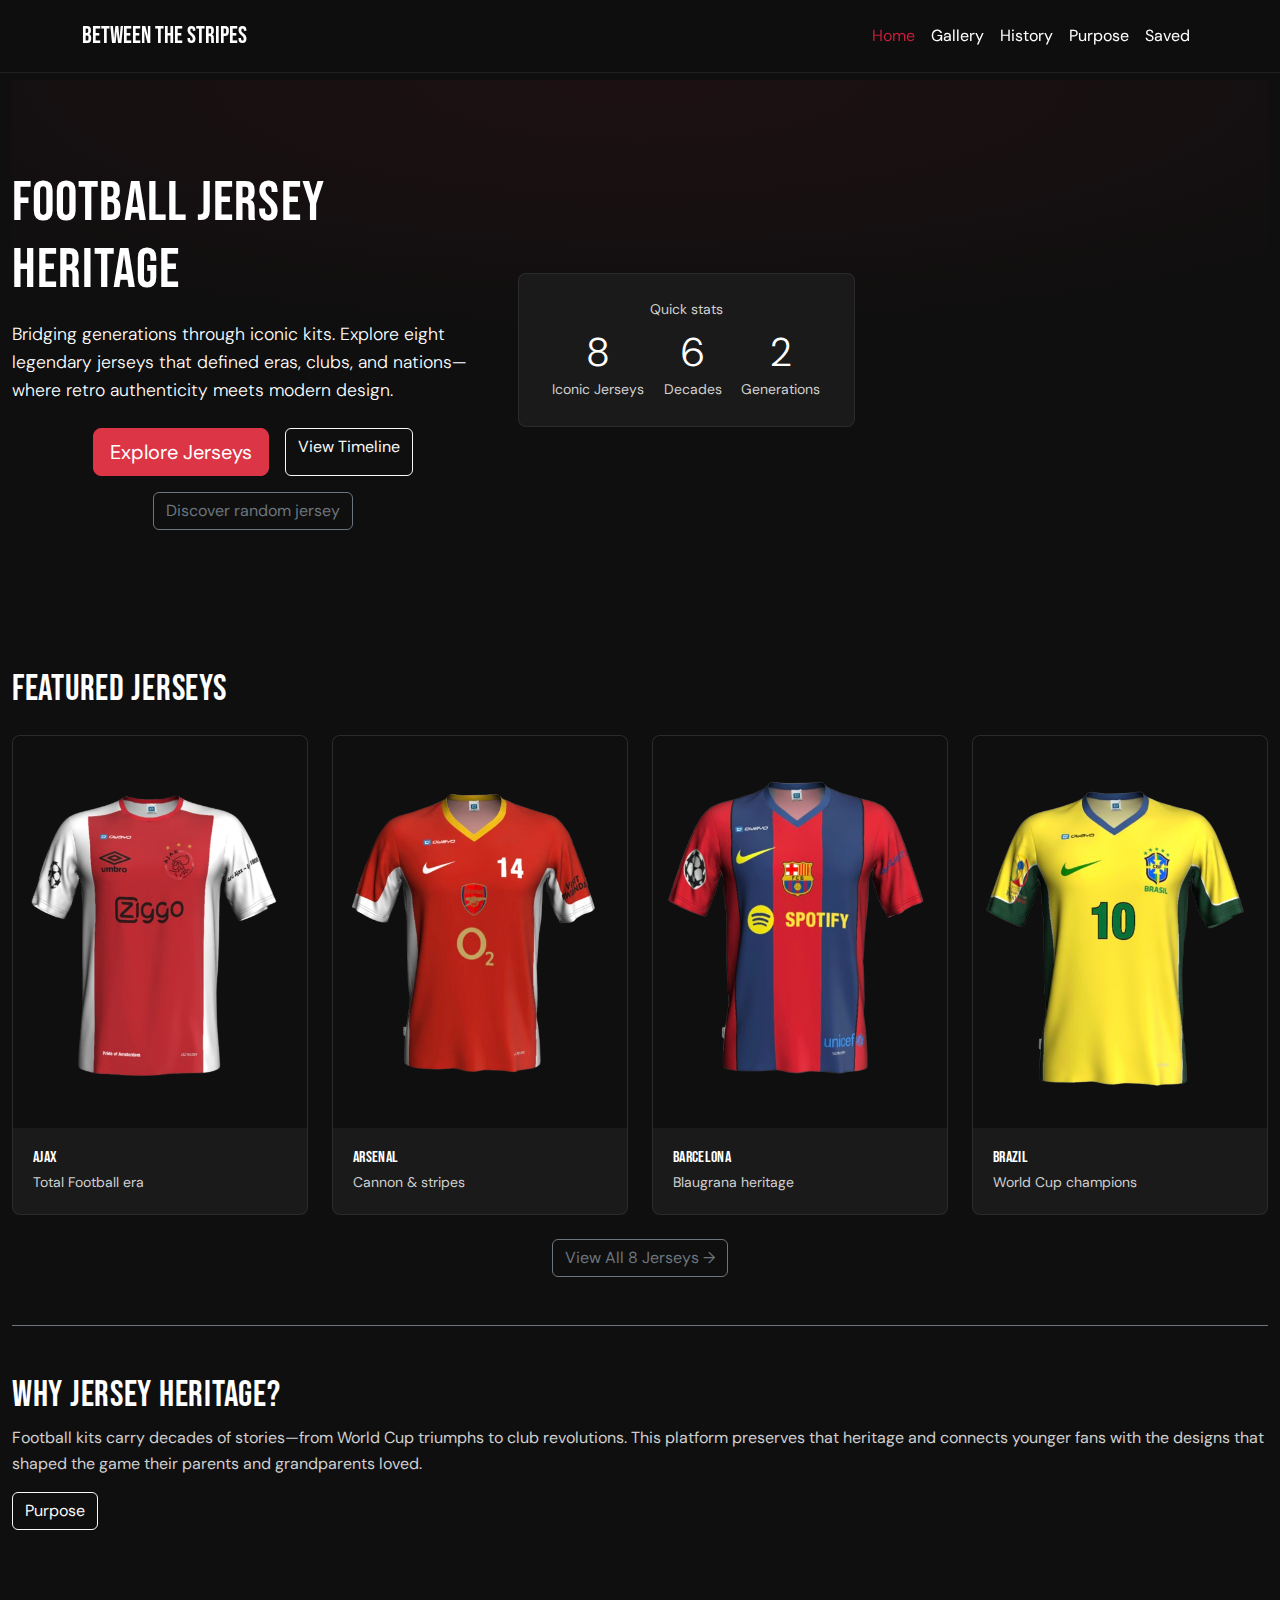
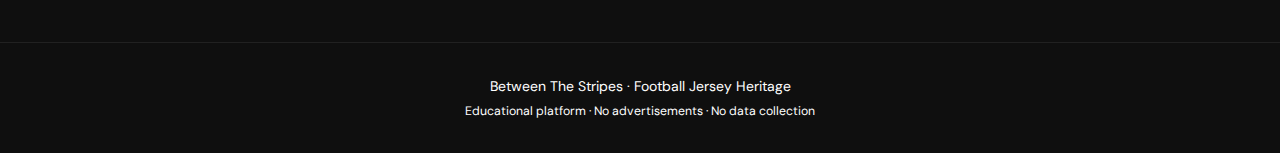
<file: index.html>
<!DOCTYPE html>
<html lang="en">
<head>
  <meta charset="UTF-8">
  <meta name="viewport" content="width=device-width, initial-scale=1">
  <meta name="description" content="Between The Stripes – Explore football jersey heritage, bridging generations through iconic retro kits and modern design.">
  <title>Between The Stripes | Football Jersey Heritage</title>
  <link rel="preconnect" href="https://fonts.googleapis.com">
  <link rel="preconnect" href="https://fonts.gstatic.com" crossorigin>
  <link href="https://fonts.googleapis.com/css2?family=Bebas+Neue&family=DM+Sans:wght@400;500;600&display=swap" rel="stylesheet">
  <link href="https://cdn.jsdelivr.net/npm/bootstrap@5.3.3/dist/css/bootstrap.min.css" rel="stylesheet" integrity="sha384-QWTKZyjpPEjISv5WaRU9OFeRpok6YctnYmDr5pNlyT2bRjXh0JMhjY6hW+ALEwIH" crossorigin="anonymous">
  <link href="css/styles.css" rel="stylesheet">
</head>
<body>
  <nav class="navbar navbar-expand-lg navbar-dark navbar-heritage fixed-top">
    <div class="container">
      <a class="navbar-brand" href="index.html">Between The Stripes</a>
      <button class="navbar-toggler" type="button" data-bs-toggle="collapse" data-bs-target="#navMain" aria-controls="navMain" aria-expanded="false" aria-label="Toggle navigation">
        <span class="navbar-toggler-icon"></span>
      </button>
      <div class="collapse navbar-collapse" id="navMain">
        <ul class="navbar-nav ms-auto">
          <li class="nav-item"><a class="nav-link active" href="index.html">Home</a></li>
          <li class="nav-item"><a class="nav-link" href="gallery.html">Gallery</a></li>
          <li class="nav-item"><a class="nav-link" href="history.html">History</a></li>
          <li class="nav-item"><a class="nav-link" href="purpose.html">Purpose</a></li>
          <li class="nav-item"><a class="nav-link" href="saved.html">Saved</a></li>
        </ul>
      </div>
    </div>
  </nav>

  <main class="container-fluid" style="padding-top: 80px;">
    <section class="hero-section">
      <div class="row align-items-center">
        <div class="col-lg-7">
          <h1 class="display-font mb-3">Football Jersey Heritage</h1>
          <p class="lead mb-4">Bridging generations through iconic kits. Explore eight legendary jerseys that defined eras, clubs, and nations—where retro authenticity meets modern design.</p>
          <div class="d-flex flex-wrap gap-3 justify-content-center">
            <a href="gallery.html" class="btn btn-danger btn-lg">Explore Jerseys</a>
            <a href="history.html" class="btn btn-outline-light">View Timeline</a>
            <a href="#" id="random-jersey" class="btn btn-outline-secondary">Discover random jersey</a>
          </div>
        </div>
        <div class="col-lg-5 mt-4 mt-lg-0 text-center">
          <div class="rounded-3 p-4" style="background: var(--color-surface); border: 1px solid var(--border-subtle);">
            <p class="small text-muted mb-2">Quick stats</p>
            <div class="d-flex justify-content-around">
              <div><strong class="display-6">8</strong><br><span class="small text-muted">Iconic Jerseys</span></div>
              <div><strong class="display-6">6</strong><br><span class="small text-muted">Decades</span></div>
              <div><strong class="display-6">2</strong><br><span class="small text-muted">Generations</span></div>
            </div>
          </div>
        </div>
      </div>
    </section>

    <section class="py-5">
      <h2 class="mb-4">Featured Jerseys</h2>
      <div class="row g-4">
        <div class="col-6 col-lg-3">
          <a href="jersey.html?id=1" class="text-decoration-none text-reset">
            <div class="jersey-card h-100">
              <img src="Ajax.png" alt="Ajax 1971–73 jersey" loading="lazy" class="jersey-img">
              <div class="card-body">
                <h3 class="h6 mb-1">Ajax</h3>
                <p class="small text-muted mb-0">Total Football era</p>
              </div>
            </div>
          </a>
        </div>
        <div class="col-6 col-lg-3">
          <a href="jersey.html?id=2" class="text-decoration-none text-reset">
            <div class="jersey-card h-100">
              <img src="Arsenal.png" alt="Arsenal heritage jersey" loading="lazy" class="jersey-img">
              <div class="card-body">
                <h3 class="h6 mb-1">Arsenal</h3>
                <p class="small text-muted mb-0">Cannon & stripes</p>
              </div>
            </div>
          </a>
        </div>
        <div class="col-6 col-lg-3">
          <a href="jersey.html?id=3" class="text-decoration-none text-reset">
            <div class="jersey-card h-100">
              <img src="Barcelona.png" alt="Barcelona blaugrana jersey" loading="lazy" class="jersey-img">
              <div class="card-body">
                <h3 class="h6 mb-1">Barcelona</h3>
                <p class="small text-muted mb-0">Blaugrana heritage</p>
              </div>
            </div>
          </a>
        </div>
        <div class="col-6 col-lg-3">
          <a href="jersey.html?id=4" class="text-decoration-none text-reset">
            <div class="jersey-card h-100">
              <img src="Brazil.png" alt="Brazil 1970 World Cup jersey" loading="lazy" class="jersey-img">
              <div class="card-body">
                <h3 class="h6 mb-1">Brazil</h3>
                <p class="small text-muted mb-0">World Cup champions</p>
              </div>
            </div>
          </a>
        </div>
      </div>
      <div class="text-center mt-4">
        <a href="gallery.html" class="btn btn-outline-secondary">View All 8 Jerseys →</a>
      </div>
    </section>

    <section class="py-5 border-top border-secondary">
      <div class="row align-items-center">
        <div class="col-lg-12 mb-4 mb-lg-0">
          <h2>Why Jersey Heritage?</h2>
          <p class="text-muted">Football kits carry decades of stories—from World Cup triumphs to club revolutions. This platform preserves that heritage and connects younger fans with the designs that shaped the game their parents and grandparents loved.</p>
          <a href="purpose.html" class="btn btn-outline-light">Purpose</a>
        </div>
      </div>
    </section>
  </main>

  <footer class="footer-heritage">
    <div class="container text-center">
      <p class="mb-1">Between The Stripes · Football Jersey Heritage</p>
      <p class="mb-0 small">Educational platform · No advertisements · No data collection</p>
    </div>
  </footer>

  <script src="https://cdn.jsdelivr.net/npm/bootstrap@5.3.3/dist/js/bootstrap.bundle.min.js" integrity="sha384-YvpcrYf0tY3lHB60NNkmXc5s9fDVZLESaAA55NDzOxhy9GkcIdslK1eN7N6jIeHz" crossorigin="anonymous"></script>
  <script src="js/jersey-data.js"></script>
  <script>
    var rj = document.getElementById('random-jersey');
    if (rj && typeof JERSEYS !== 'undefined') {
      var ids = Object.keys(JERSEYS).map(Number);
      rj.addEventListener('click', function(e) {
        e.preventDefault();
        window.location.href = 'jersey.html?id=' + ids[Math.floor(Math.random() * ids.length)];
      });
    }
  </script>
  <script src="js/main.js"></script>
</body>
</html>
</file>
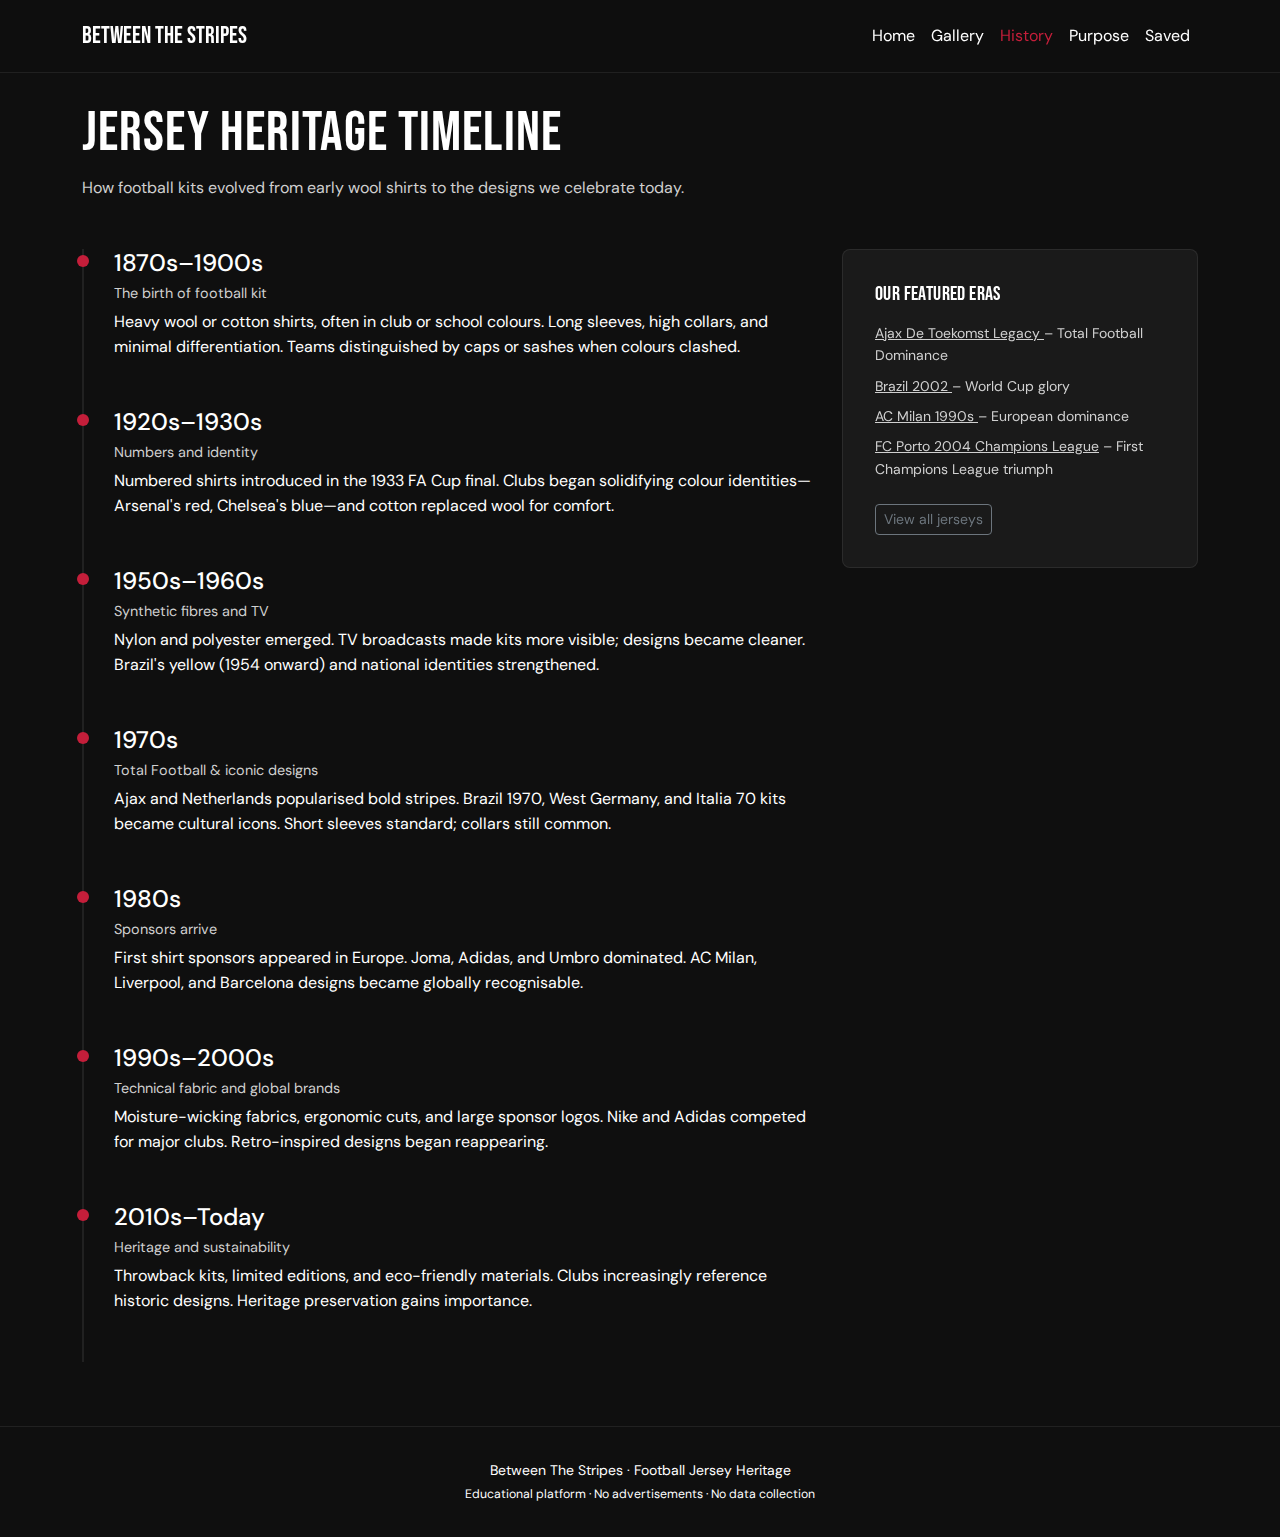
<file: history.html>
<!DOCTYPE html>
<html lang="en">
<head>
  <meta charset="UTF-8">
  <meta name="viewport" content="width=device-width, initial-scale=1">
  <meta name="description" content="Football jersey history – from early wool kits to modern designs.">
  <title>History & Timeline | Between The Stripes</title>
  <link rel="preconnect" href="https://fonts.googleapis.com">
  <link rel="preconnect" href="https://fonts.gstatic.com" crossorigin>
  <link href="https://fonts.googleapis.com/css2?family=Bebas+Neue&family=DM+Sans:wght@400;500;600&display=swap" rel="stylesheet">
  <link href="https://cdn.jsdelivr.net/npm/bootstrap@5.3.3/dist/css/bootstrap.min.css" rel="stylesheet" integrity="sha384-QWTKZyjpPEjISv5WaRU9OFeRpok6YctnYmDr5pNlyT2bRjXh0JMhjY6hW+ALEwIH" crossorigin="anonymous">
  <link href="css/styles.css" rel="stylesheet">
</head>
<body>
  <nav class="navbar navbar-expand-lg navbar-dark navbar-heritage fixed-top">
    <div class="container">
      <a class="navbar-brand" href="index.html">Between The Stripes</a>
      <button class="navbar-toggler" type="button" data-bs-toggle="collapse" data-bs-target="#navMain" aria-controls="navMain" aria-expanded="false" aria-label="Toggle navigation">
        <span class="navbar-toggler-icon"></span>
      </button>
      <div class="collapse navbar-collapse" id="navMain">
        <ul class="navbar-nav ms-auto">
          <li class="nav-item"><a class="nav-link" href="index.html">Home</a></li>
          <li class="nav-item"><a class="nav-link" href="gallery.html">Gallery</a></li>
          <li class="nav-item"><a class="nav-link active" href="history.html">History</a></li>
          <li class="nav-item"><a class="nav-link" href="purpose.html">Purpose</a></li>
          <li class="nav-item"><a class="nav-link" href="saved.html">Saved</a></li>
        </ul>
      </div>
    </div>
  </nav>

  <main class="container" style="padding-top: 100px;">
    <header class="mb-5">
      <h1 class="display-font mb-2">Jersey Heritage Timeline</h1>
      <p class="text-muted">How football kits evolved from early wool shirts to the designs we celebrate today.</p>
    </header>

    <section class="row">
      <div class="col-lg-8">
        <div class="timeline">
          <div class="timeline-item">
            <h4>1870s–1900s</h4>
            <p class="text-muted small mb-1">The birth of football kit</p>
            <p>Heavy wool or cotton shirts, often in club or school colours. Long sleeves, high collars, and minimal differentiation. Teams distinguished by caps or sashes when colours clashed.</p>
          </div>
          <div class="timeline-item">
            <h4>1920s–1930s</h4>
            <p class="text-muted small mb-1">Numbers and identity</p>
            <p>Numbered shirts introduced in the 1933 FA Cup final. Clubs began solidifying colour identities—Arsenal's red, Chelsea's blue—and cotton replaced wool for comfort.</p>
          </div>
          <div class="timeline-item">
            <h4>1950s–1960s</h4>
            <p class="text-muted small mb-1">Synthetic fibres and TV</p>
            <p>Nylon and polyester emerged. TV broadcasts made kits more visible; designs became cleaner. Brazil's yellow (1954 onward) and national identities strengthened.</p>
          </div>
          <div class="timeline-item">
            <h4>1970s</h4>
            <p class="text-muted small mb-1">Total Football & iconic designs</p>
            <p>Ajax and Netherlands popularised bold stripes. Brazil 1970, West Germany, and Italia 70 kits became cultural icons. Short sleeves standard; collars still common.</p>
          </div>
          <div class="timeline-item">
            <h4>1980s</h4>
            <p class="text-muted small mb-1">Sponsors arrive</p>
            <p>First shirt sponsors appeared in Europe. Joma, Adidas, and Umbro dominated. AC Milan, Liverpool, and Barcelona designs became globally recognisable.</p>
          </div>
          <div class="timeline-item">
            <h4>1990s–2000s</h4>
            <p class="text-muted small mb-1">Technical fabric and global brands</p>
            <p>Moisture-wicking fabrics, ergonomic cuts, and large sponsor logos. Nike and Adidas competed for major clubs. Retro-inspired designs began reappearing.</p>
          </div>
          <div class="timeline-item">
            <h4>2010s–Today</h4>
            <p class="text-muted small mb-1">Heritage and sustainability</p>
            <p>Throwback kits, limited editions, and eco-friendly materials. Clubs increasingly reference historic designs. Heritage preservation gains importance.</p>
          </div>
        </div>
      </div>
      <div class="col-lg-4">
        <div class="purpose-card sticky-top" style="top: 100px;">
          <h3 class="h5 mb-3">Our Featured Eras</h3>
          <ul class="list-unstyled text-muted small">
          <li class="mb-2"><a href="jersey.html?id=1" class="text-reset">Ajax De Toekomst Legacy </a> – Total Football Dominance</li>
            <li class="mb-2"><a href="jersey.html?id=4" class="text-reset" >Brazil 2002  </a> – World Cup glory</li>
            <li class="mb-2"><a href="jersey.html?id=7" class="text-reset">AC Milan 1990s </a> – European dominance</li>
            <li class="mb-2"><a href="jersey.html?id=8" class="text-reset">FC Porto 2004 Champions League</a> – First Champions League triumph </li>
          </ul>
          <a href="gallery.html" class="btn btn-outline-secondary btn-sm mt-2">View all jerseys</a>
        </div>
      </div>
    </section>
  </main>

  <footer class="footer-heritage">
    <div class="container text-center">
      <p class="mb-1">Between The Stripes · Football Jersey Heritage</p>
      <p class="mb-0 small">Educational platform · No advertisements · No data collection</p>
    </div>
  </footer>

  <script src="https://cdn.jsdelivr.net/npm/bootstrap@5.3.3/dist/js/bootstrap.bundle.min.js" integrity="sha384-YvpcrYf0tY3lHB60NNkmXc5s9fDVZLESaAA55NDzOxhy9GkcIdslK1eN7N6jIeHz" crossorigin="anonymous"></script>
  <script src="js/main.js"></script>
</body>
</html>
</file>
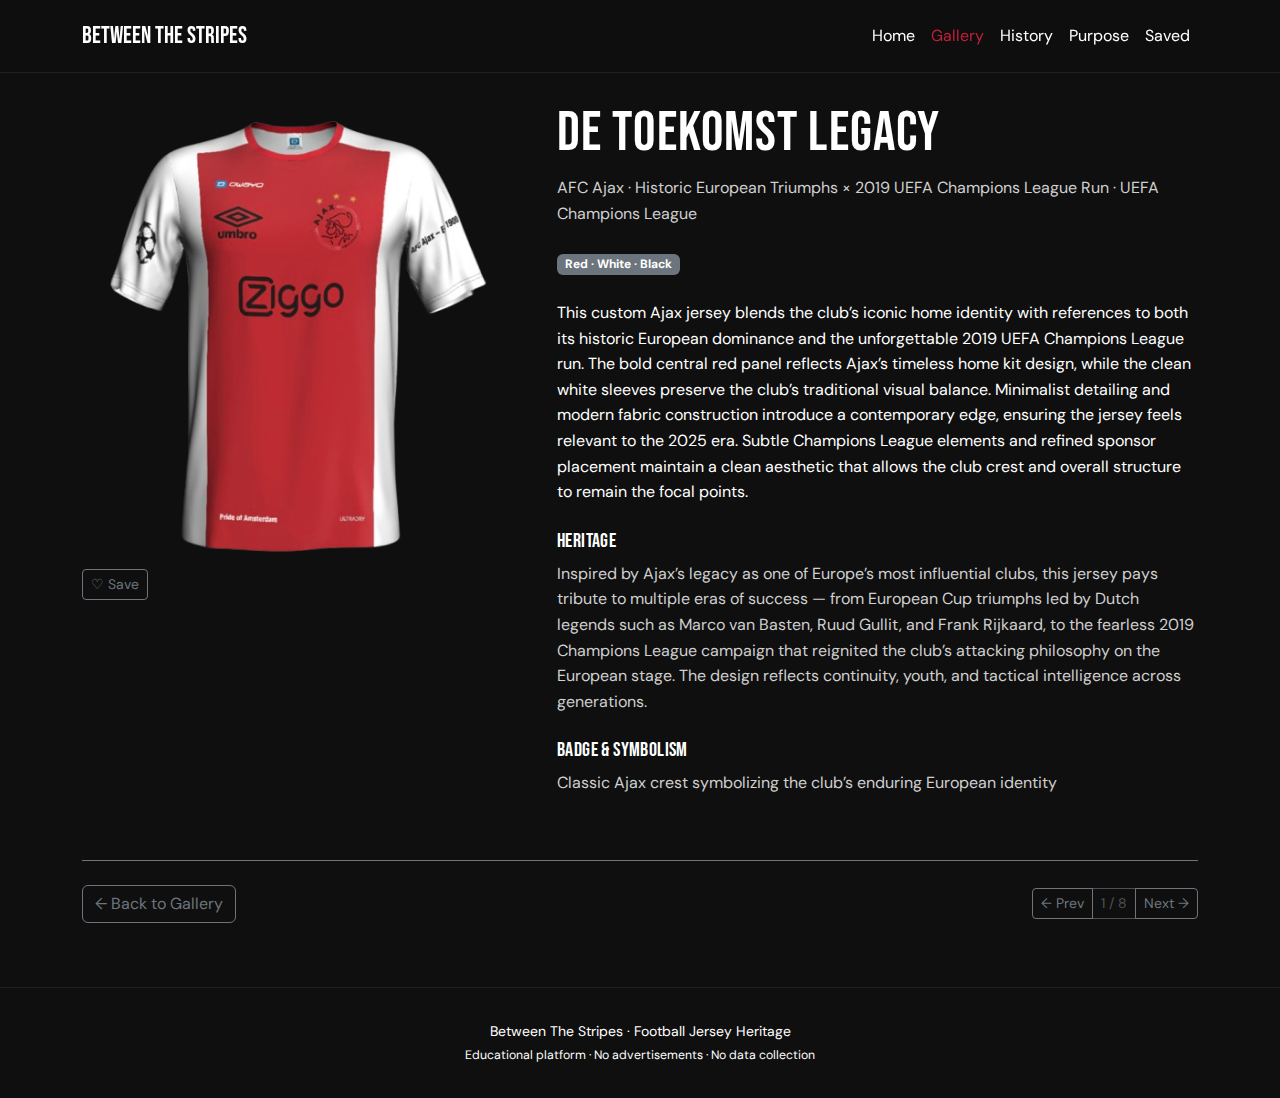
<file: jersey.html>
<!DOCTYPE html>
<html lang="en">
<head>
  <meta charset="UTF-8">
  <meta name="viewport" content="width=device-width, initial-scale=1">
  <meta name="description" content="Jersey detail view – Between The Stripes">
  <title>Jersey Details | Between The Stripes</title>
  <link rel="preconnect" href="https://fonts.googleapis.com">
  <link rel="preconnect" href="https://fonts.gstatic.com" crossorigin>
  <link href="https://fonts.googleapis.com/css2?family=Bebas+Neue&family=DM+Sans:wght@400;500;600&display=swap" rel="stylesheet">
  <link href="https://cdn.jsdelivr.net/npm/bootstrap@5.3.3/dist/css/bootstrap.min.css" rel="stylesheet" integrity="sha384-QWTKZyjpPEjISv5WaRU9OFeRpok6YctnYmDr5pNlyT2bRjXh0JMhjY6hW+ALEwIH" crossorigin="anonymous">
  <link href="css/styles.css" rel="stylesheet">
</head>
<body>
  <nav class="navbar navbar-expand-lg navbar-dark navbar-heritage fixed-top">
    <div class="container">
      <a class="navbar-brand" href="index.html">Between The Stripes</a>
      <button class="navbar-toggler" type="button" data-bs-toggle="collapse" data-bs-target="#navMain" aria-controls="navMain" aria-expanded="false" aria-label="Toggle navigation">
        <span class="navbar-toggler-icon"></span>
      </button>
      <div class="collapse navbar-collapse" id="navMain">
        <ul class="navbar-nav ms-auto">
          <li class="nav-item"><a class="nav-link" href="index.html">Home</a></li>
          <li class="nav-item"><a class="nav-link active" href="gallery.html">Gallery</a></li>
          <li class="nav-item"><a class="nav-link" href="history.html">History</a></li>
          <li class="nav-item"><a class="nav-link" href="purpose.html">Purpose</a></li>
          <li class="nav-item"><a class="nav-link" href="saved.html">Saved</a></li>
        </ul>
      </div>
    </div>
  </nav>

  <main class="container" style="padding-top: 100px;">
    <div id="jersey-content">
      <div class="text-center py-5">
        <p class="text-muted">Loading jersey details...</p>
      </div>
    </div>
    <nav class="mt-5 pt-4 border-top border-secondary">
      <div class="d-flex justify-content-between align-items-center">
        <a href="gallery.html" class="btn btn-outline-secondary">← Back to Gallery</a>
        <div id="jersey-nav"></div>
      </div>
    </nav>
  </main>

  <footer class="footer-heritage">
    <div class="container text-center">
      <p class="mb-1">Between The Stripes · Football Jersey Heritage</p>
      <p class="mb-0 small">Educational platform · No advertisements · No data collection</p>
    </div>
  </footer>

  <script src="https://cdn.jsdelivr.net/npm/bootstrap@5.3.3/dist/js/bootstrap.bundle.min.js" integrity="sha384-YvpcrYf0tY3lHB60NNkmXc5s9fDVZLESaAA55NDzOxhy9GkcIdslK1eN7N6jIeHz" crossorigin="anonymous"></script>
  <script src="js/jersey-data.js"></script>
  <script src="js/favorites.js"></script>
  <script>
    (function() {
      const params = new URLSearchParams(window.location.search);
      const id = parseInt(params.get('id'), 10) || 1;
      const jersey = JERSEYS[id];

      if (!jersey) {
        document.getElementById('jersey-content').innerHTML =
          '<div class="alert alert-warning">Jersey not found. <a href="gallery.html">Return to gallery</a>.</div>';
        return;
      }

      document.title = jersey.name + ' | Between The Stripes';

      const content = document.getElementById('jersey-content');
      content.innerHTML = `
        <div class="row">
          <div class="col-lg-5 mb-4 mb-lg-0 position-relative">
            <img src="${jersey.image}" alt="${jersey.name}" class="img-fluid rounded-3 jersey-detail-img jersey-zoomable" style="max-height: 70vh; object-fit: contain; cursor: zoom-in;" role="button" tabindex="0" title="Click to enlarge">
            <button type="button" class="btn btn-outline-secondary btn-sm mt-2" id="jersey-save-btn" data-jersey-id="${jersey.id}" aria-label="Save jersey" title="Save to favourites">♡ Save</button>
          </div>
          <div class="col-lg-7">
            <h1 class="display-font mb-2">${jersey.name}</h1>
            <p class="text-muted mb-4">${jersey.club} · ${jersey.era} · ${jersey.competition}</p>
            <div class="mb-4">
              <span class="badge bg-secondary me-2">${jersey.colors.join(' · ')}</span>
            </div>
            <p>${jersey.description}</p>
            <h3 class="h5 mt-4">Heritage</h3>
            <p class="text-muted">${jersey.heritage}</p>
            <h3 class="h5 mt-4">Badge & Symbolism</h3>
            <p class="text-muted">${jersey.badge}</p>
          </div>
        </div>
      `;

      const prev = id > 1 ? id - 1 : 8;
      const next = id < 8 ? id + 1 : 1;
      document.getElementById('jersey-nav').innerHTML = `
        <div class="btn-group">
          <a href="jersey.html?id=${prev}" class="btn btn-outline-secondary btn-sm">← Prev</a>
          <span class="btn btn-outline-secondary btn-sm disabled">${id} / 8</span>
          <a href="jersey.html?id=${next}" class="btn btn-outline-secondary btn-sm">Next →</a>
        </div>
      `;
      var saveBtn = document.getElementById('jersey-save-btn');
      if (saveBtn && typeof isSaved === 'function' && typeof toggleSaved === 'function') {
        function upd() {
          saveBtn.textContent = isSaved(id) ? '♥ Saved' : '♡ Save';
          saveBtn.classList.toggle('saved', isSaved(id));
        }
        upd();
        saveBtn.onclick = function() { toggleSaved(id); upd(); };
      }
      var zoomImg = document.querySelector('.jersey-zoomable');
      if (zoomImg) {
        function openLightbox() {
          var overlay = document.createElement('div');
          overlay.className = 'lightbox-overlay';
          overlay.innerHTML = '<button type="button" class="lightbox-close" aria-label="Close">&times;</button><img src="' + jersey.image + '" alt="' + jersey.name + '">';
          overlay.onclick = function(e) { if (e.target === overlay || e.target.classList.contains('lightbox-close')) { document.body.removeChild(overlay); document.body.style.overflow = ''; } };
          overlay.querySelector('img').onclick = function(e) { e.stopPropagation(); };
          document.body.style.overflow = 'hidden';
          document.body.appendChild(overlay);
        }
        zoomImg.addEventListener('click', openLightbox);
        zoomImg.addEventListener('keydown', function(e) { if (e.key === 'Enter' || e.key === ' ') { e.preventDefault(); openLightbox(); } });
      }
    })();
  </script>
  <script src="js/main.js"></script>
</body>
</html>
</file>
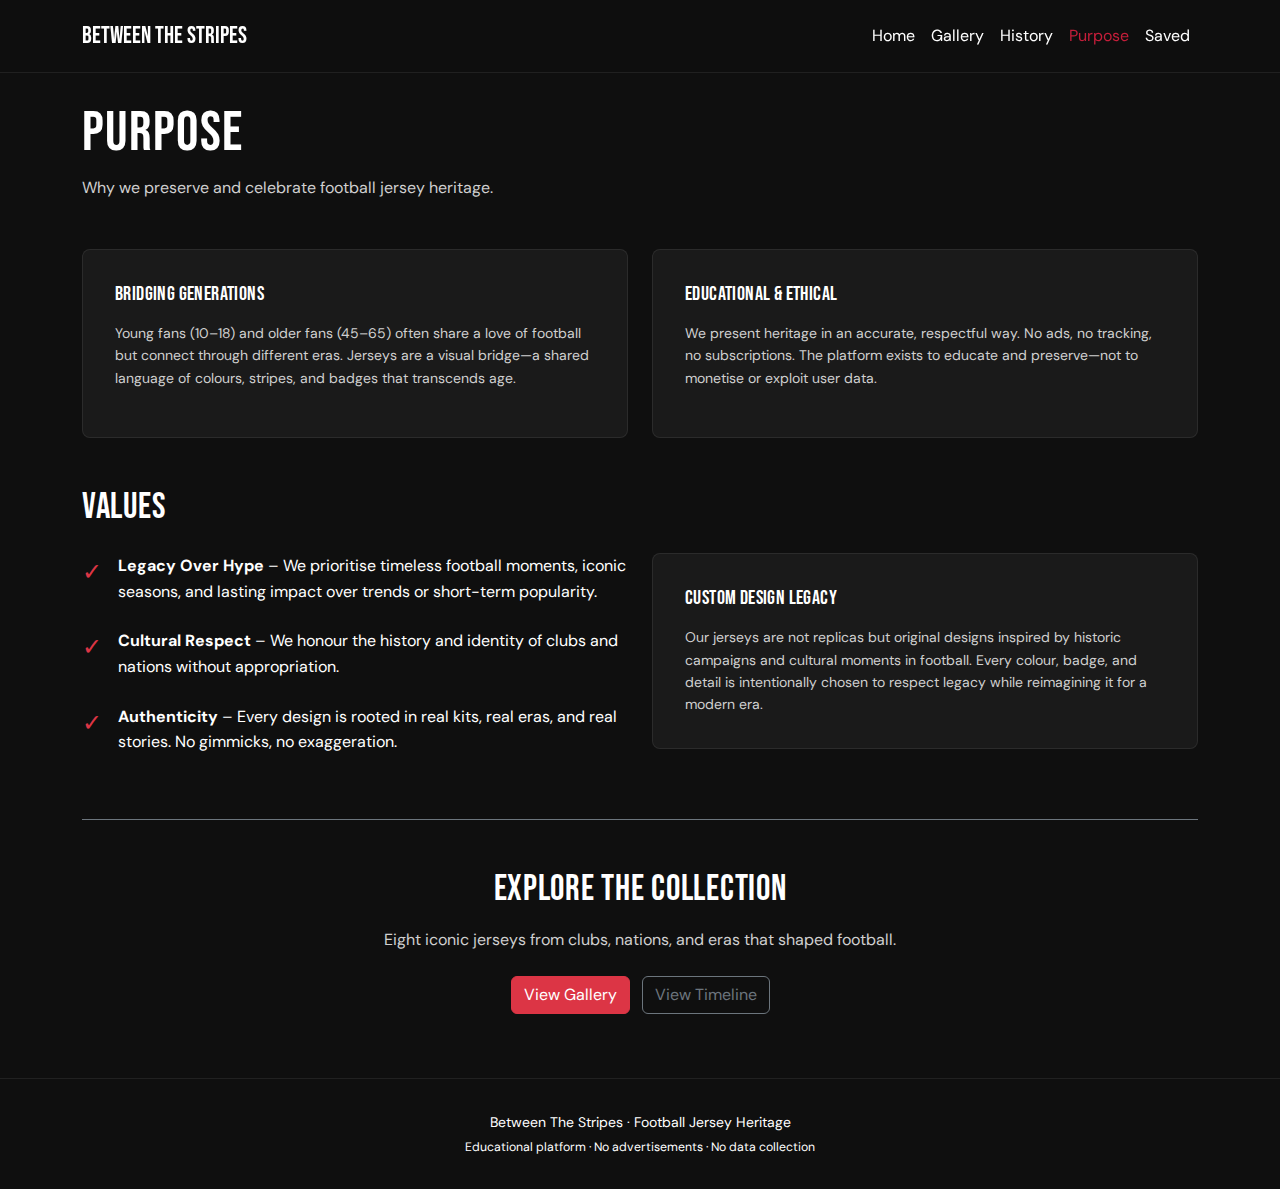
<file: purpose.html>
<!DOCTYPE html>
<html lang="en">
<head>
  <meta charset="UTF-8">
  <meta name="viewport" content="width=device-width, initial-scale=1">
  <meta name="description" content="Our purpose – bridging generations through football jersey heritage.">
  <title>Our Purpose | Between The Stripes</title>
  <link rel="preconnect" href="https://fonts.googleapis.com">
  <link rel="preconnect" href="https://fonts.gstatic.com" crossorigin>
  <link href="https://fonts.googleapis.com/css2?family=Bebas+Neue&family=DM+Sans:wght@400;500;600&display=swap" rel="stylesheet">
  <link href="https://cdn.jsdelivr.net/npm/bootstrap@5.3.3/dist/css/bootstrap.min.css" rel="stylesheet" integrity="sha384-QWTKZyjpPEjISv5WaRU9OFeRpok6YctnYmDr5pNlyT2bRjXh0JMhjY6hW+ALEwIH" crossorigin="anonymous">
  <link href="css/styles.css" rel="stylesheet">
</head>
<body>
  <nav class="navbar navbar-expand-lg navbar-dark navbar-heritage fixed-top">
    <div class="container">
      <a class="navbar-brand" href="index.html">Between The Stripes</a>
      <button class="navbar-toggler" type="button" data-bs-toggle="collapse" data-bs-target="#navMain" aria-controls="navMain" aria-expanded="false" aria-label="Toggle navigation">
        <span class="navbar-toggler-icon"></span>
      </button>
      <div class="collapse navbar-collapse" id="navMain">
        <ul class="navbar-nav ms-auto">
          <li class="nav-item"><a class="nav-link" href="index.html">Home</a></li>
          <li class="nav-item"><a class="nav-link" href="gallery.html">Gallery</a></li>
          <li class="nav-item"><a class="nav-link" href="history.html">History</a></li>
          <li class="nav-item"><a class="nav-link active" href="purpose.html">Purpose</a></li>
          <li class="nav-item"><a class="nav-link" href="saved.html">Saved</a></li>
        </ul>
      </div>
    </div>
  </nav>

  <main class="container" style="padding-top: 100px;">
    <header class="mb-5">
      <h1 class="display-font mb-2">Purpose</h1>
      <p class="text-muted">Why we preserve and celebrate football jersey heritage.</p>
    </header>

    <section class="row g-4 mb-5">
      <div class="col-md-6 col-lg-6">
        <div class="purpose-card h-100">
          <h3 class="h5 mb-3">Bridging Generations</h3>
          <p class="text-muted small">Young fans (10–18) and older fans (45–65) often share a love of football but connect through different eras. Jerseys are a visual bridge—a shared language of colours, stripes, and badges that transcends age.</p>
        </div>
      </div>
      <div class="col-md-6 col-lg-6">
        <div class="purpose-card h-100">
          <h3 class="h5 mb-3">Educational & Ethical</h3>
          <p class="text-muted small">We present heritage in an accurate, respectful way. No ads, no tracking, no subscriptions. The platform exists to educate and preserve—not to monetise or exploit user data.</p>
        </div>
      </div>
    </section>

    <section class="mb-5">
      <h2 class="mb-4">Values</h2>
      <div class="row">
        <div class="col-lg-6">
          <ul class="list-unstyled">
            <li class="d-flex mb-4">
              <span class="me-3 text-danger" style="font-size: 1.5rem;">✓</span>
              <div>
                <strong>Legacy Over Hype</strong> – We prioritise timeless football moments, iconic seasons, and lasting impact over trends or short-term popularity.
              </div>
            </li>
            <li class="d-flex mb-4">
              <span class="me-3 text-danger" style="font-size: 1.5rem;">✓</span>
              <div>
                <strong>Cultural Respect</strong> – We honour the history and identity of clubs and nations without appropriation.
              </div>
            </li>
            <li class="d-flex">
              <span class="me-3 text-danger" style="font-size: 1.5rem;">✓</span>
              <div>
                <strong>Authenticity</strong> – Every design is rooted in real kits, real eras, and real stories. No gimmicks, no exaggeration.
              </div>
            </li>
          </ul>
        </div>
        <div class="col-lg-6">
          <div class="purpose-card">
            <h3 class="h5 mb-3">Custom Design Legacy</h3>
            <p class="text-muted small mb-0">Our jerseys are not replicas but original designs inspired by historic campaigns and cultural moments in football. Every colour, badge, and detail is intentionally chosen to respect legacy while reimagining it for a modern era.</p>
          </div>
        </div>
      </div>
    </section>

    <section class="border-top border-secondary pt-5">
      <div class="text-center">
        <h2 class="mb-3">Explore the Collection</h2>
        <p class="text-muted mb-4">Eight iconic jerseys from clubs, nations, and eras that shaped football.</p>
        <a href="gallery.html" class="btn btn-danger">View Gallery</a>
        <a href="history.html" class="btn btn-outline-secondary ms-2">View Timeline</a>
      </div>
    </section>
  </main>

  <footer class="footer-heritage">
    <div class="container text-center">
      <p class="mb-1">Between The Stripes · Football Jersey Heritage</p>
      <p class="mb-0 small">Educational platform · No advertisements · No data collection</p>
    </div>
  </footer>

  <script src="https://cdn.jsdelivr.net/npm/bootstrap@5.3.3/dist/js/bootstrap.bundle.min.js" integrity="sha384-YvpcrYf0tY3lHB60NNkmXc5s9fDVZLESaAA55NDzOxhy9GkcIdslK1eN7N6jIeHz" crossorigin="anonymous"></script>
  <script src="js/main.js"></script>
</body>
</html>
</file>
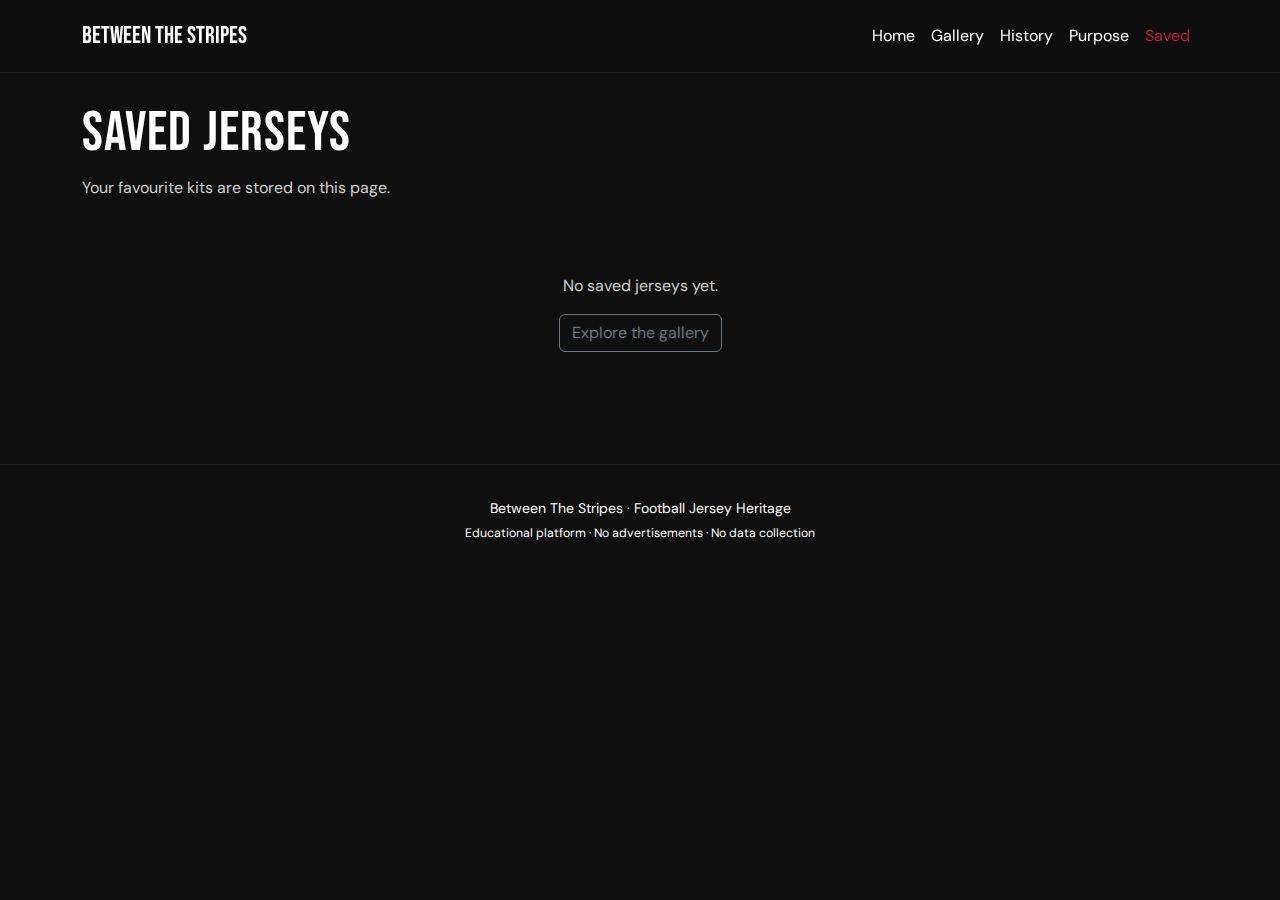
<file: saved.html>
<!DOCTYPE html>
<html lang="en">
<head>
  <meta charset="UTF-8">
  <meta name="viewport" content="width=device-width, initial-scale=1">
  <meta name="description" content="Your saved jerseys – Between The Stripes">
  <title>Saved Jerseys | Between The Stripes</title>
  <link rel="preconnect" href="https://fonts.googleapis.com">
  <link rel="preconnect" href="https://fonts.gstatic.com" crossorigin>
  <link href="https://fonts.googleapis.com/css2?family=Bebas+Neue&family=DM+Sans:wght@400;500;600&display=swap" rel="stylesheet">
  <link href="https://cdn.jsdelivr.net/npm/bootstrap@5.3.3/dist/css/bootstrap.min.css" rel="stylesheet" integrity="sha384-QWTKZyjpPEjISv5WaRU9OFeRpok6YctnYmDr5pNlyT2bRjXh0JMhjY6hW+ALEwIH" crossorigin="anonymous">
  <link href="css/styles.css" rel="stylesheet">
</head>
<body>
  <nav class="navbar navbar-expand-lg navbar-dark navbar-heritage fixed-top">
    <div class="container">
      <a class="navbar-brand" href="index.html">Between The Stripes</a>
      <button class="navbar-toggler" type="button" data-bs-toggle="collapse" data-bs-target="#navMain" aria-controls="navMain" aria-expanded="false" aria-label="Toggle navigation">
        <span class="navbar-toggler-icon"></span>
      </button>
      <div class="collapse navbar-collapse" id="navMain">
        <ul class="navbar-nav ms-auto">
          <li class="nav-item"><a class="nav-link" href="index.html">Home</a></li>
          <li class="nav-item"><a class="nav-link" href="gallery.html">Gallery</a></li>
          <li class="nav-item"><a class="nav-link" href="history.html">History</a></li>
          <li class="nav-item"><a class="nav-link" href="purpose.html">Purpose</a></li>
          <li class="nav-item"><a class="nav-link active" href="saved.html">Saved</a></li>
        </ul>
      </div>
    </div>
  </nav>

  <main class="container" style="padding-top: 100px;">
    <header class="mb-5">
      <h1 class="display-font mb-2">Saved Jerseys</h1>
      <p class="text-muted">Your favourite kits are stored on this page.</p>
    </header>

    <div id="saved-grid" class="row g-4">
      <!-- Filled by JS -->
    </div>
    <div id="saved-empty" class="text-center py-5 text-muted" style="display:none">
      <p class="mb-3">No saved jerseys yet.</p>
      <a href="gallery.html" class="btn btn-outline-secondary">Explore the gallery</a>
    </div>
  </main>

  <footer class="footer-heritage">
    <div class="container text-center">
      <p class="mb-1">Between The Stripes · Football Jersey Heritage</p>
      <p class="mb-0 small">Educational platform · No advertisements · No data collection</p>
    </div>
  </footer>

  <script src="https://cdn.jsdelivr.net/npm/bootstrap@5.3.3/dist/js/bootstrap.bundle.min.js" integrity="sha384-YvpcrYf0tY3lHB60NNkmXc5s9fDVZLESaAA55NDzOxhy9GkcIdslK1eN7N6jIeHz" crossorigin="anonymous"></script>
  <script src="js/jersey-data.js"></script>
  <script src="js/favorites.js"></script>
  <script>
    (function() {
      var ids = typeof getSaved === 'function' ? getSaved() : [];
      var grid = document.getElementById('saved-grid');
      var empty = document.getElementById('saved-empty');
      if (!ids.length) {
        grid.innerHTML = '';
        empty.style.display = 'block';
        return;
      }
      empty.style.display = 'none';
      grid.innerHTML = ids.map(function(id) {
        var j = JERSEYS[id];
        if (!j) return '';
        return '<div class="col-6 col-md-4 col-lg-3"><div class="jersey-card h-100 d-flex flex-column"><a href="jersey.html?id=' + j.id + '" class="text-decoration-none text-reset"><img src="' + j.image + '" alt="' + j.name + '" loading="lazy" class="jersey-img w-100"><div class="card-body"><h3 class="h6 mb-1">' + j.name + '</h3><p class="small text-muted mb-0">' + j.competition + '</p></div></a><a href="jersey.html?id=' + j.id + '" class="btn btn-outline-secondary btn-sm m-2 mt-auto">View details</a></div></div>';
      }).join('');
    })();
  </script>
  <script src="js/main.js"></script>
</body>
</html>
</file>
<file: css/styles.css>
/* Between The Stripes - Football Jersey Heritage
   Sustainable, minimal, accessible design */

:root {
  --color-bg: #0f0f0f;
  --color-surface: #1a1a1a;
  --color-text: #ffffff;
  --color-text-muted: #d0d0d0;
  --color-accent: #c41e3a;
  --color-accent-secondary: #0066b3;
  --font-primary: 'DM Sans', -apple-system, BlinkMacSystemFont, sans-serif;
  --font-display: 'Bebas Neue', 'Impact', sans-serif;
  --transition-fast: 0.15s ease;
  --border-subtle: rgba(255,255,255,0.08);
}

* {
  box-sizing: border-box;
}

html {
  scroll-behavior: smooth;
}

body {
  font-family: var(--font-primary);
  background: var(--color-bg);
  color: var(--color-text);
  line-height: 1.6;
  margin: 0;
  min-height: 100vh;
}

.text-muted {
  color: var(--color-text-muted) !important;
}

/* Typography */
h1, h2, h3, .display-font {
  font-family: var(--font-display);
  letter-spacing: 0.02em;
  font-weight: 400;
}

h1 { font-size: clamp(2rem, 5vw, 3.5rem); }
h2 { font-size: clamp(1.5rem, 3vw, 2.25rem); }
h3 { font-size: clamp(1.15rem, 2vw, 1.5rem); }

/* Navigation */
.navbar-heritage {
  background: rgba(15,15,15,0.95) !important;
  backdrop-filter: blur(8px);
  border-bottom: 1px solid var(--border-subtle);
  padding: 0.75rem 0;
}

.navbar-heritage .navbar-brand {
  font-family: var(--font-display);
  font-size: 1.5rem;
  color: var(--color-text) !important;
}

.navbar-heritage .nav-link {
  color: var(--color-text) !important;
  transition: color var(--transition-fast);
}

.navbar-heritage .nav-link:hover,
.navbar-heritage .nav-link.active {
  color: var(--color-accent) !important;
}

/* Hero */
.hero-section {
  min-height: 60vh;
  display: flex;
  align-items: center;
  padding: 3rem 0;
  background: radial-gradient(ellipse 80% 50% at 50% 0%, rgba(196,30,58,0.08), transparent);
}

.hero-section .lead {
  color: var(--color-text);
  font-size: 1.1rem;
  max-width: 540px;
}

/* Cards */
.jersey-card {
  background: var(--color-surface);
  border: 1px solid var(--border-subtle);
  border-radius: 8px;
  overflow: hidden;
  transition: transform var(--transition-fast), border-color var(--transition-fast);
}

.jersey-card:hover {
  transform: translateY(-2px);
  border-color: rgba(255,255,255,0.15);
}

.jersey-card .jersey-img {
  width: 100%;
  aspect-ratio: 3/4;
  object-fit: contain;
  background: var(--color-bg);
}

.jersey-card .card-body {
  padding: 1.25rem;
}

/* Timeline */
.timeline {
  position: relative;
  padding-left: 2rem;
}

.timeline::before {
  content: '';
  position: absolute;
  left: 0;
  top: 0;
  bottom: 0;
  width: 2px;
  background: var(--border-subtle);
}

.timeline-item {
  position: relative;
  padding-bottom: 2rem;
}

.timeline-item::before {
  content: '';
  position: absolute;
  left: -2rem;
  top: 0.4rem;
  width: 12px;
  height: 12px;
  margin-left: -5px;
  background: var(--color-accent);
  border-radius: 50%;
}

.timeline-item h4 {
  margin-bottom: 0.25rem;
}

.timeline-item .text-muted {
  font-size: 0.9rem;
}

/* Modals & overlays */
.modal-heritage .modal-content {
  background: var(--color-surface);
  border: 1px solid var(--border-subtle);
  color: var(--color-text);
}

.modal-heritage .modal-body,
.modal-heritage .modal-header,
.modal-heritage p,
.modal-heritage .small {
  color: var(--color-text) !important;
}

.modal-heritage .text-muted {
  color: var(--color-text-muted) !important;
}

.modal-heritage .btn-close {
  filter: invert(1);
}

/* Tooltips */
[data-bs-toggle="tooltip"] {
  cursor: help;
}

/* Purpose section */
.purpose-card {
  background: var(--color-surface);
  border: 1px solid var(--border-subtle);
  border-radius: 8px;
  padding: 2rem;
  color: var(--color-text);
}

.purpose-card .text-muted {
  color: var(--color-text-muted) !important;
}

/* Footer */
.footer-heritage {
  margin-top: 4rem;
  padding: 2rem 0;
  border-top: 1px solid var(--border-subtle);
  font-size: 0.875rem;
  color: var(--color-text);
}

.footer-heritage a {
  color: var(--color-text);
  text-decoration: none;
}

.footer-heritage a:hover {
  color: var(--color-accent);
}

/* Lazy loading placeholder */
.jersey-img {
  background: var(--color-bg);
  min-height: 200px;
}

/* Responsive */
@media (max-width: 768px) {
  .hero-section {
    min-height: 50vh;
    padding: 2rem 0;
  }
  
  .jersey-detail-img {
    max-height: 50vh;
  }
}

/* Filters */
.filter-pill {
  padding: 0.4rem 0.9rem;
  border-radius: 999px;
  border: 1px solid var(--border-subtle);
  background: transparent;
  color: var(--color-text);
  font-size: 0.875rem;
  cursor: pointer;
  transition: all var(--transition-fast);
}

.filter-pill:hover, .filter-pill.active {
  border-color: var(--color-accent);
  color: var(--color-accent);
  background: rgba(196,30,58,0.1);
}

/* Save button */
.btn-save {
  position: absolute;
  top: 0.5rem;
  right: 0.5rem;
  width: 36px;
  height: 36px;
  border-radius: 50%;
  background: rgba(0,0,0,0.6);
  border: none;
  color: #fff;
  cursor: pointer;
  display: flex;
  align-items: center;
  justify-content: center;
  transition: opacity var(--transition-fast);
  z-index: 2;
}

.btn-save:hover { opacity: 1; background: rgba(0,0,0,0.8); }
.btn-save.saved { color: var(--color-accent); }
.btn-save.saved .save-icon { color: var(--color-accent); }

/* Lightbox */
.lightbox-overlay {
  position: fixed;
  inset: 0;
  background: rgba(0,0,0,0.95);
  z-index: 9999;
  display: flex;
  align-items: center;
  justify-content: center;
  padding: 2rem;
  cursor: zoom-out;
}

.lightbox-overlay img {
  max-width: 100%;
  max-height: 90vh;
  object-fit: contain;
  cursor: default;
}

.lightbox-overlay .lightbox-close {
  position: absolute;
  top: 1rem;
  right: 1rem;
  background: none;
  border: none;
  color: #fff;
  font-size: 1.5rem;
  cursor: pointer;
  padding: 0.5rem;
}

/* Compare mode */
.jersey-card.compare-selected {
  border-color: var(--color-accent);
  box-shadow: 0 0 0 2px var(--color-accent);
}

/* Reduced motion */
@media (prefers-reduced-motion: reduce) {
  *, *::before, *::after {
    animation-duration: 0.01ms !important;
    transition-duration: 0.01ms !important;
  }
}
</file>
